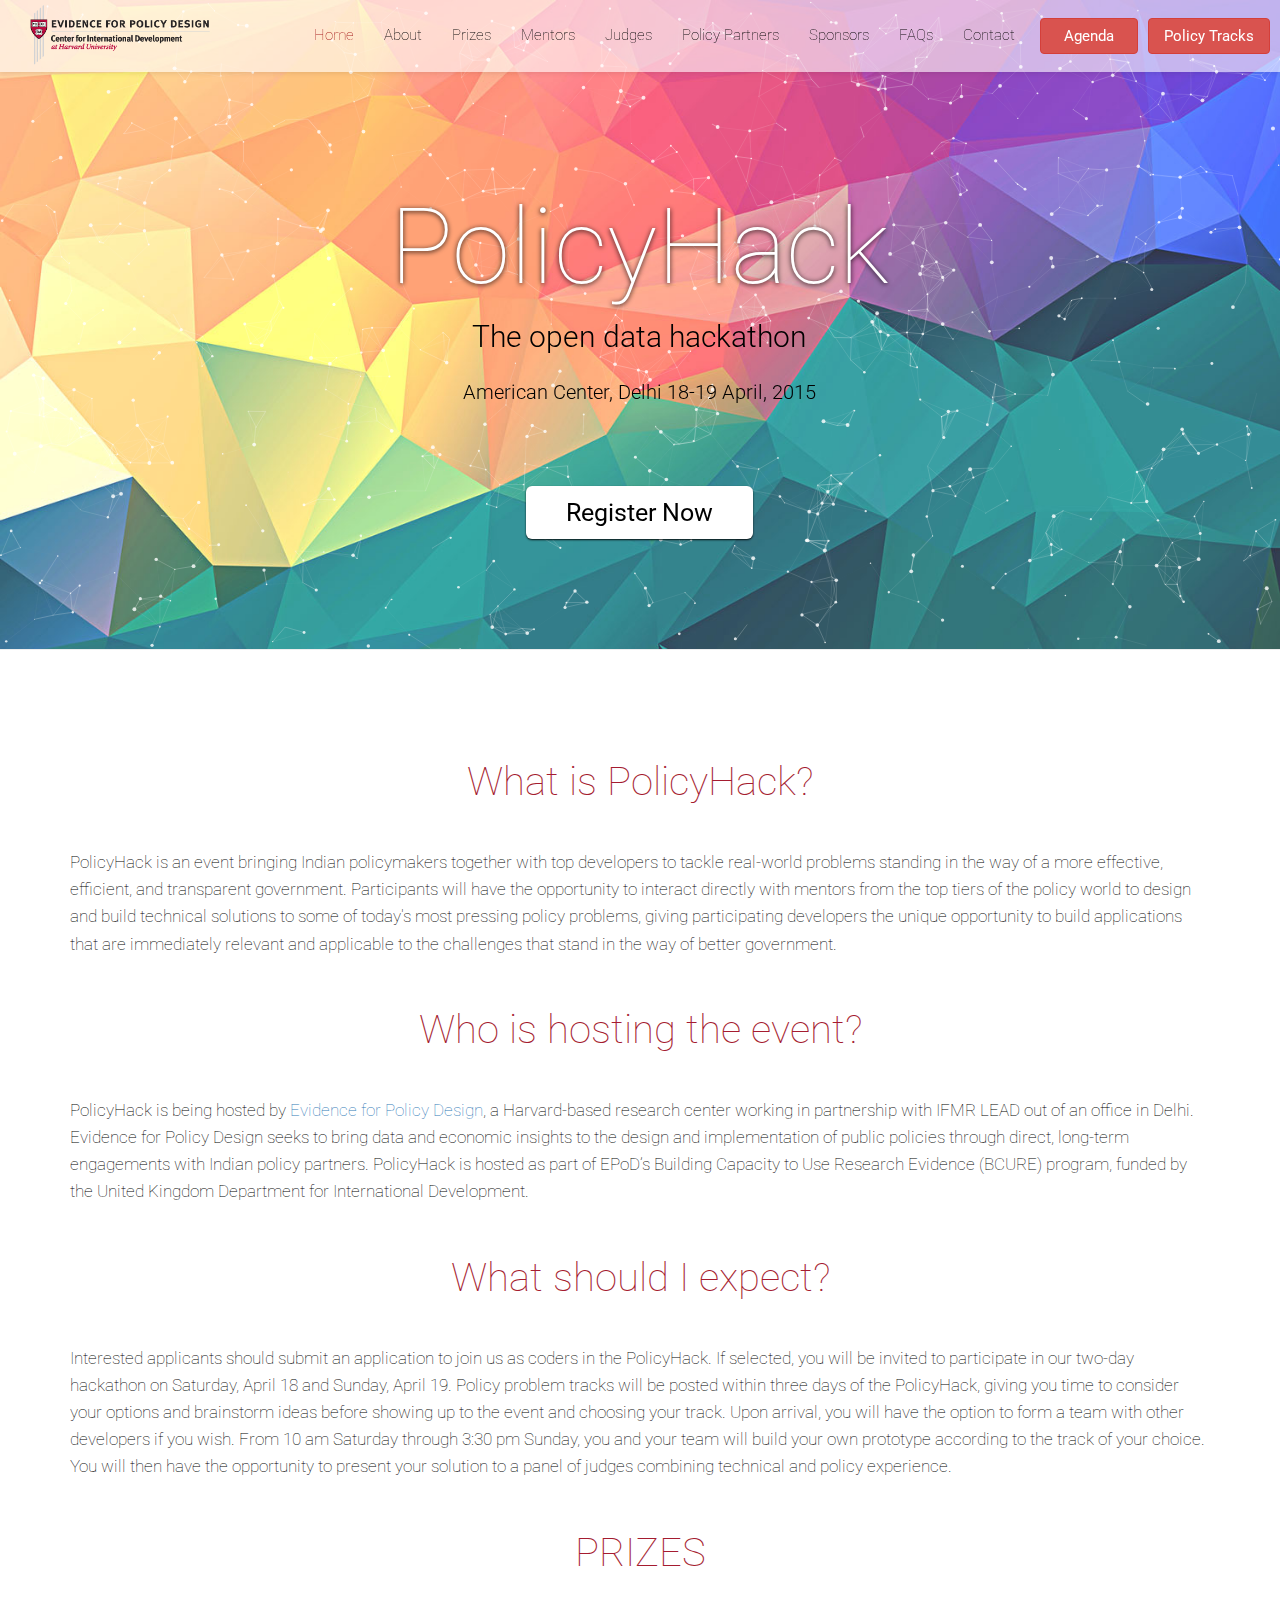
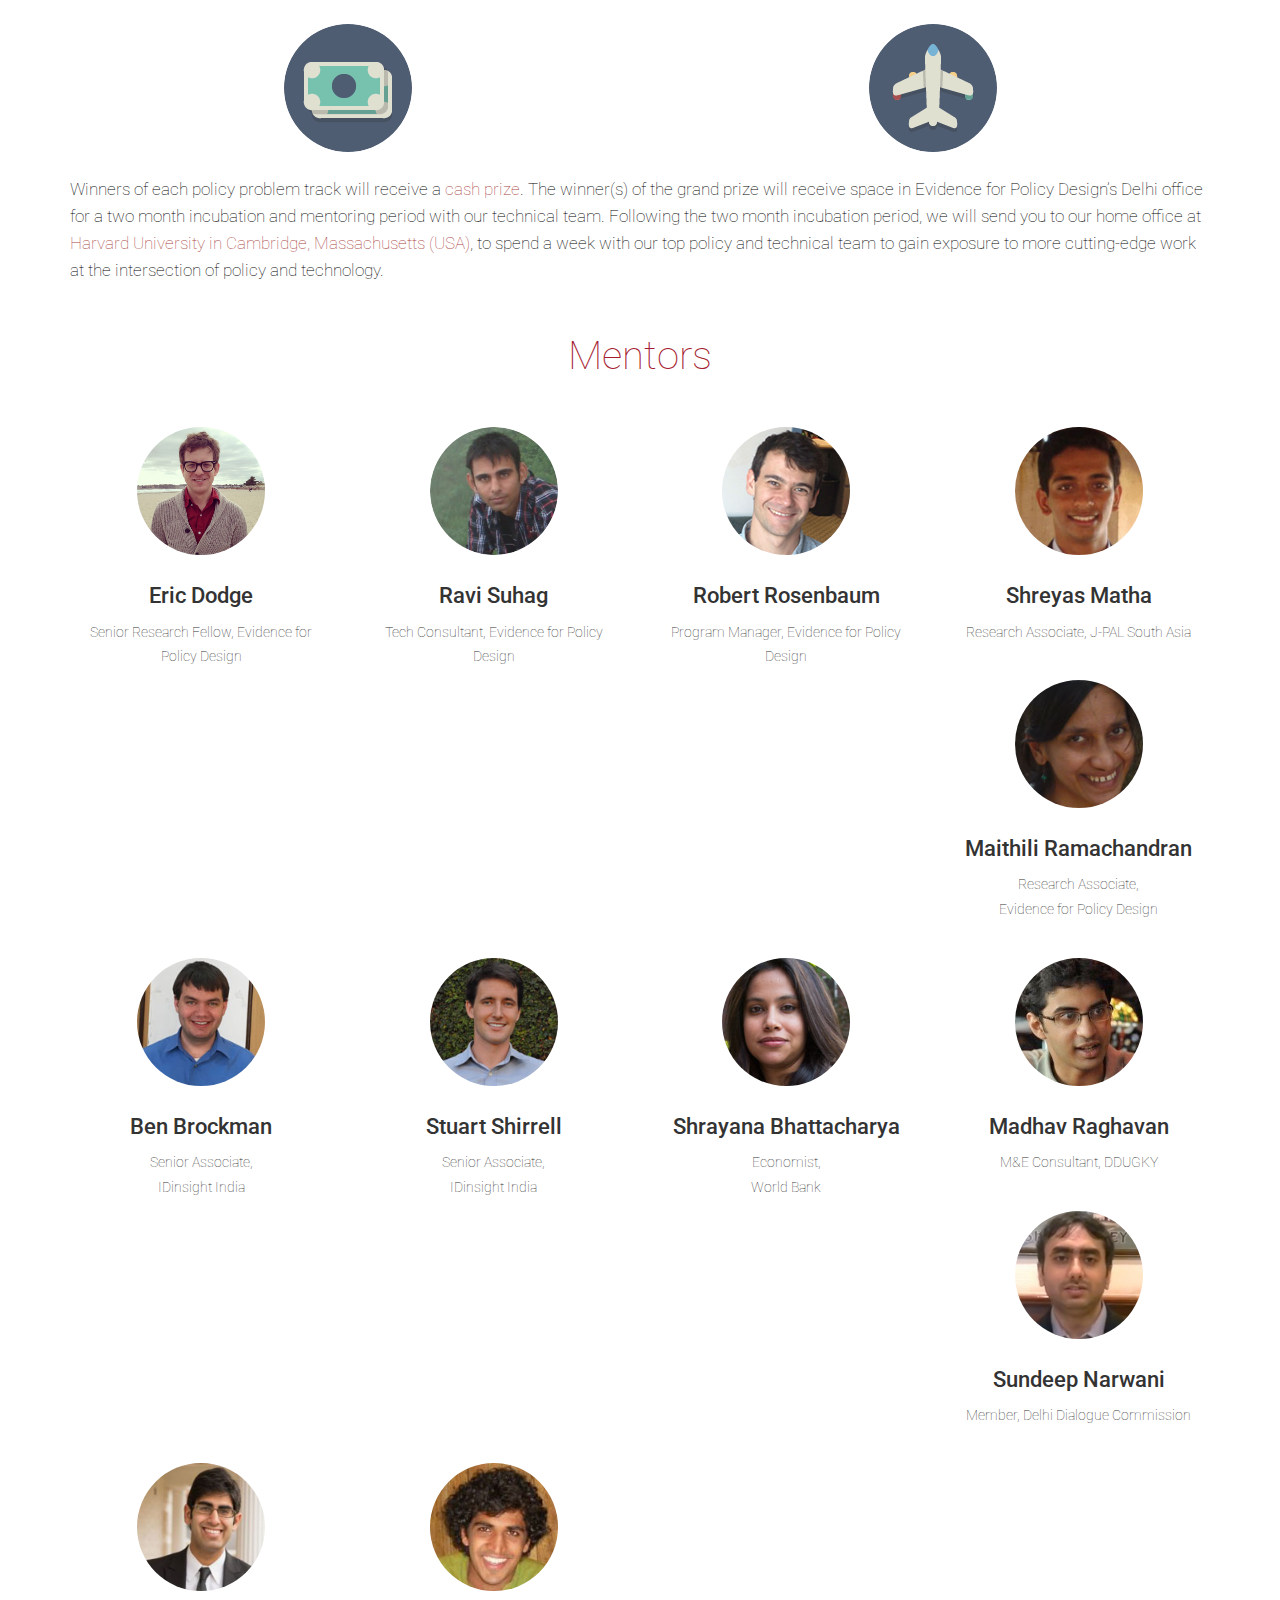
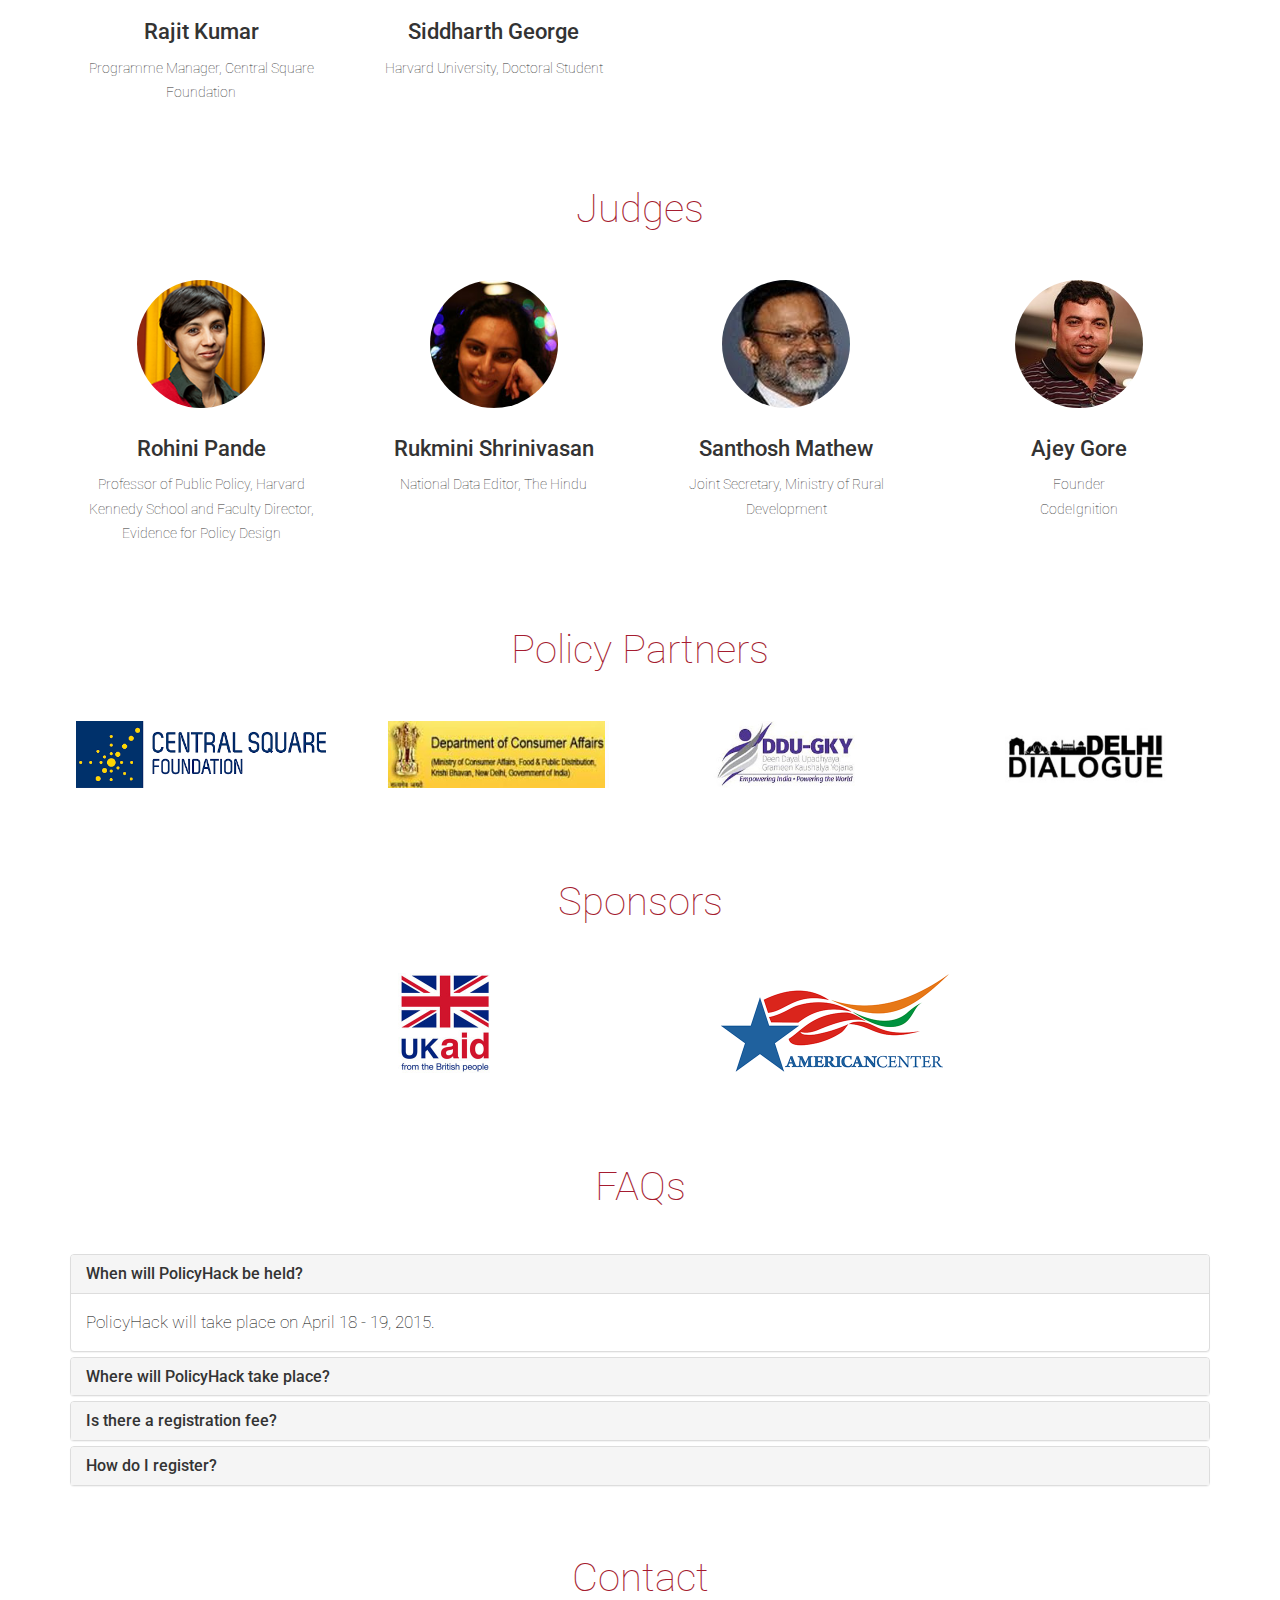
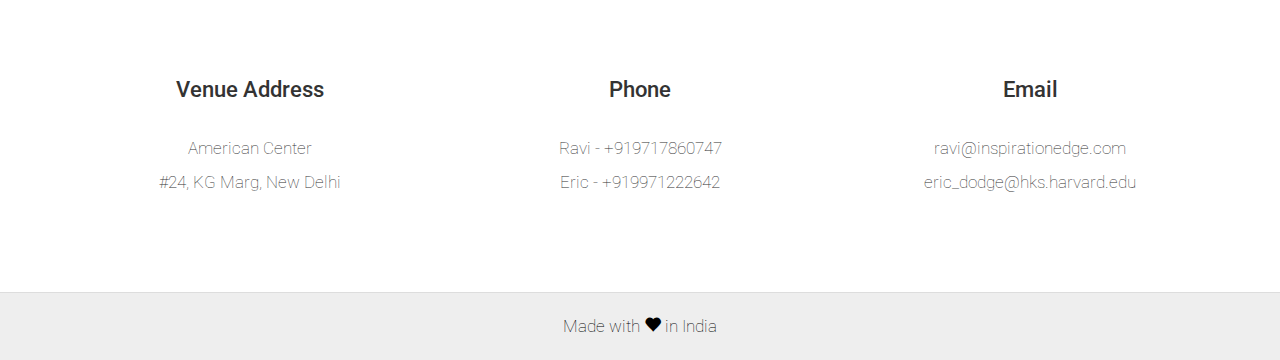
<file: index.html>
<!DOCTYPE html>
<html lang="en">

<head>
  <meta charset="utf-8">
  <meta http-equiv="X-UA-Compatible" content="IE=edge">
  <meta name="viewport" content="width=device-width, initial-scale=1">
  <meta name="description" content="">
  <meta name="author" content="">
  <link rel="shortcut icon" href="//static.projects.iq.harvard.edu/profiles/openscholar/themes/hwpi_classic/favicon.ico" type="image/vnd.microsoft.icon" />
  <title>PolicyHack - Open Data Hackathon</title>
  <link href='http://fonts.googleapis.com/css?family=Roboto:400,300' rel='stylesheet' type='text/css'>
  <link href="assets/css/bootstrap.min.css" rel="stylesheet">
  <link href="assets/css/main.css" rel="stylesheet">
  <!--[if lt IE 9]>
      <script src="https://oss.maxcdn.com/html5shiv/3.7.2/html5shiv.min.js"></script>
      <script src="https://oss.maxcdn.com/respond/1.4.2/respond.min.js"></script>
    <![endif]-->
</head>

<body>
  <nav class="navbar navbar-default navbar-fixed-top tw-nav">
    <div class="container-fluid">
      <div class="navbar-header">
        <button type="button" class="navbar-toggle collapsed" data-toggle="collapse" data-target="#navbar" aria-expanded="false" aria-controls="navbar">
          <span class="sr-only">Toggle navigation</span>
          <span class="icon-bar"></span>
          <span class="icon-bar"></span>
          <span class="icon-bar"></span>
        </button>
        <a class="navbar-brand" href="#">
          <img class="logo" src="assets/img/CID_epod.png" alt="">
        </a>
      </div>
      <div id="navbar" class="navbar-collapse collapse">
        <ul class="nav navbar-nav navbar-right">
          <li class="active"><a href="#home">Home</a>
          </li>
          <li><a href="#about">About</a>
          </li>
          <li><a href="#prizes">Prizes</a>
          </li>
          <li><a href="#mentors">Mentors</a>
          </li>
          <li><a href="#judges">Judges</a>
          </li>
          <li><a href="#partners">Policy Partners</a>
          </li>
          <li><a href="#sponsors">Sponsors</a>
          </li>
          <li><a href="#faqs">FAQs</a>
          </li>
          <li><a href="#contact">Contact</a>
          </li> 
          <li>
            <a class="btn btn-danger navbar-btn pull-right" style="margin:18px 10px; padding:7px 15px; color:#fff" target="_blank" href="/agenda">&nbsp;&nbsp;Agenda&nbsp;&nbsp;</a>
          </li>
          <li>
            <a class="btn btn-danger navbar-btn pull-right" style="margin:18px 10px 18px 0px; padding:7px 15px; color:#fff" target="_blank" href="/tracks">Policy Tracks</a>
          </li>
        </ul>

      </div>
    </div>
  </nav>

  <div id="home" class="hero-section">
    <div id="canvaswrap" class="hero-bg" style="z-index:-900">
    </div>
    <div class="hero-content">
      <h1 class="cover-heading">PolicyHack</h1>
      <p class="lead">The open data hackathon</p>
      <p class="lead small">American Center, Delhi 18-19 April, 2015</p>
      <p><a target="_blank" href="https://www.eventbrite.com/e/policyhack-tickets-15871199184" class="btn btn-lg btn-default act-btn">Register Now</a>
      </p>
    </div>
  </div>

  <div class="container m-t-60">
    <section id="about">
      <h1 class="main-heading">What is PolicyHack?</h1>
      <p>PolicyHack is an event bringing Indian policymakers together with top developers to tackle real-world problems standing in the way of a more effective, efficient, and transparent government. Participants will have the opportunity to interact directly with mentors from the top tiers of the policy world to design and build technical solutions to some of today's most pressing policy problems, giving participating developers the unique opportunity to build applications that are immediately relevant and applicable to the challenges that stand in the way of better government.</p>

    </section>
    <section>
      <h1 class="main-heading">Who is hosting the event?</h1>
      <p>PolicyHack is being hosted by <a href="http://epod.cid.harvard.edu">Evidence for Policy Design</a>, a Harvard-based research center working in partnership with IFMR LEAD out of an office in Delhi. Evidence for Policy Design seeks to bring data and economic insights to the design and implementation of public policies through direct, long-term engagements with Indian policy partners. PolicyHack is hosted as part of EPoD’s Building Capacity to Use Research Evidence (BCURE) program, funded by the United Kingdom Department for International Development.</p>
    </section>
    <section>
      <h1 class="main-heading">What should I expect?</h1>
      <p>Interested applicants should submit an application to join us as coders in the PolicyHack. If selected, you will be invited to participate in our two-day hackathon on Saturday, April 18 and Sunday, April 19. Policy problem tracks will be posted within three days of the PolicyHack, giving you time to consider your options and brainstorm ideas before showing up to the event and choosing your track. Upon arrival, you will have the option to form a team with other developers if you wish. From 10 am Saturday through 3:30 pm Sunday, you and your team will build your own prototype according to the track of your choice. You will then have the opportunity to present your solution to a panel of judges combining technical and policy experience.
      </p>
    </section>
    <section id="prizes">
      <h1 class="main-heading">PRIZES</h1>

      <div class="row">
        <div class="col-sm-6 col-md-6">
          <div class="thumbnail icon-grid">
            <img src="assets/img/icons/money.png" alt="...">
          </div>
        </div>
        <div class="col-sm-6 col-md-6">
          <div class="thumbnail icon-grid">
            <img src="assets/img/icons/plane.png" alt="...">
          </div>
        </div>
      </div>


      <p>Winners of each policy problem track will receive a <span class="text-danger">cash prize</span>. The winner(s) of the grand prize will receive space in Evidence for Policy Design’s Delhi office for a two month incubation and mentoring period with our technical team. Following the two month incubation period, we will send you to our home office at <span class="text-danger">Harvard University in Cambridge, Massachusetts (USA)</span>, to spend a week with our top policy and technical team to gain exposure to more cutting-edge work at the intersection of policy and technology.
      </p>
    </section>

    <section id="mentors">
      <h1 class="main-heading">Mentors</h1>
      <div class="row">
        <div class="col-sm-6 col-md-3">
          <div class="thumbnail icon-grid">
            <img src="assets/img/people/eric.png" alt="...">
            <div class="caption text-center">
              <h3>Eric Dodge</h3>
              <small>Senior Research Fellow, Evidence for Policy Design</small>
            </div>
          </div>
        </div>
        <div class="col-sm-6 col-md-3">
          <div class="thumbnail icon-grid">
            <img src="assets/img/people/ravisuhag.png" alt="...">
            <div class="caption text-center">
              <h3>Ravi Suhag</h3>
              <small>Tech Consultant, Evidence for Policy Design</small>
            </div>
          </div>
        </div>
        <div class="col-sm-6 col-md-3">
          <div class="thumbnail icon-grid">
            <img src="assets/img/people/rob.png" alt="...">
            <div class="caption text-center">
              <h3>Robert Rosenbaum</h3>
              <small>Program Manager, Evidence for Policy Design</small>
            </div>
          </div>
        </div>
        <div class="col-sm-6 col-md-3">
          <div class="thumbnail icon-grid">
            <img src="assets/img/people/shreyas.jpg" alt="...">
            <div class="caption text-center">
               <h3>Shreyas Matha</h3>
              <small>Research Associate, J-PAL South Asia</small>
            </div>
          </div>
        </div>
        <div class="col-sm-6 col-md-3">
          <div class="thumbnail icon-grid">
            <img src="assets/img/people/Maithili.jpg" alt="...">
            <div class="caption text-center">
              <h3>Maithili Ramachandran</h3>
              <small>Research Associate, <br>Evidence for Policy Design</small>
            </div>
          </div>
        </div>
        <div class="col-sm-6 col-md-3">
          <div class="thumbnail icon-grid">
            <img src="assets/img/people/ben.jpg" alt="...">
            <div class="caption text-center">
              <h3>Ben Brockman</h3>
              <small>Senior Associate, <br>IDinsight India</small>
            </div>
          </div>
        </div>
        <div class="col-sm-6 col-md-3">
          <div class="thumbnail icon-grid">
            <img src="assets/img/people/stuart.jpg" alt="...">
            <div class="caption text-center">
              <h3>Stuart Shirrell</h3>
              <small>Senior Associate, <br>IDinsight India</small>
            </div>
          </div>
        </div>
        <div class="col-sm-6 col-md-3">
          <div class="thumbnail icon-grid">
            <img src="assets/img/people/Shrayana.jpg" alt="...">
            <div class="caption text-center">
              <h3>Shrayana Bhattacharya</h3>
              <small>Economist, <br>World Bank</small>
            </div>
          </div>
        </div>
        <div class="col-sm-6 col-md-3">
          <div class="thumbnail icon-grid">
            <img src="assets/img/people/madhav.jpg" alt="...">
            <div class="caption text-center">
              <h3>Madhav Raghavan</h3>
              <small>M&E Consultant, DDUGKY</small>
            </div>
          </div>
        </div>

        <div class="col-sm-6 col-md-3">
          <div class="thumbnail icon-grid">
            <img src="assets/img/people/sundeep.jpg" alt="...">
            <div class="caption text-center">
              <h3>Sundeep Narwani</h3>
              <small>Member, Delhi Dialogue Commission</small>
            </div>
          </div>
        </div>
        <div class="col-sm-6 col-md-3">
          <div class="thumbnail icon-grid">
            <img src="assets/img/people/rajit.jpg" alt="...">
            <div class="caption text-center">
              <h3>Rajit Kumar</h3>
              <small>Programme Manager, Central Square Foundation</small>
            </div>
          </div>
        </div>
        <div class="col-sm-6 col-md-3">
          <div class="thumbnail icon-grid">
            <img src="assets/img/people/Siddharth.jpg" alt="...">
            <div class="caption text-center">
              <h3> Siddharth George</h3>
              <small>Harvard University, Doctoral Student</small>
            </div>
          </div>
        </div>
        

        

      </div>
    </section>

    <section id="judges">
      <h1 class="main-heading">Judges</h1>
      <div class="row">
        <div class="col-sm-6 col-md-3">
          <div class="thumbnail icon-grid">
            <img src="assets/img/people/rohini.png" alt="...">
            <div class="caption text-center">
              <h3>Rohini Pande</h3>
              <small>Professor of Public Policy, Harvard Kennedy School and Faculty Director, Evidence for Policy Design</small>
            </div>
          </div>
        </div>
        <div class="col-sm-6 col-md-3">
          <div class="thumbnail icon-grid">
            <img src="assets/img/people/rukmini.JPG" alt="...">
            <div class="caption text-center">
              <h3>Rukmini Shrinivasan</h3>
              <small>National Data Editor, The Hindu</small>
            </div>
          </div>
        </div>
        <div class="col-sm-6 col-md-3">
          <div class="thumbnail icon-grid">
            <img src="assets/img/people/santosh.jpeg" alt="...">
            <div class="caption text-center">
              <h3>Santhosh Mathew</h3>
              <small>Joint Secretary, Ministry of Rural Development</small>
            </div>
          </div>
        </div>
        <div class="col-sm-6 col-md-3">
          <div class="thumbnail icon-grid">
            <img src="assets/img/people/ajey.jpg" alt="...">
            <div class="caption text-center">
              <h3>Ajey Gore</h3>
              <small>Founder <br> CodeIgnition</small>
            </div>
          </div>
        </div>
      </div>
    </section>

    <section id="partners">
      <h1 class="main-heading">Policy Partners</h1>
      <div class="row">
        <div class="col-sm-6 col-md-3 ">
          <div class="thumbnail icon-grid">
            <img class="p-icon"  src="assets/img/partners/centralsquare.png" alt="...">
            <div class="caption text-center">
            </div>
          </div>
        </div>
        <div class="col-sm-6 col-md-3">
          <div class="thumbnail icon-grid">
            <img class="p-icon" src="assets/img/partners/consumeraffairs.jpeg" alt="...">
            <div class="caption text-center">
            </div>
          </div>
        </div>
        <div class="col-sm-6 col-md-3">
          <div class="thumbnail icon-grid">
            <img class="p-icon" src="assets/img/partners/ddugky.jpeg" alt="...">
            <div class="caption text-center">
            </div>
          </div>
        </div>
        <div class="col-sm-6 col-md-3">
          <div class="thumbnail icon-grid">
            <img class="p-icon" src="assets/img/partners/delhidialogue_logo.jpg" alt="...">
            <div class="caption text-center">
            </div>
          </div>
        </div>
      </div>
    </section>

    <section id="sponsors">
      <h1 class="main-heading">Sponsors</h1>
      <div class="row">
        <div class="col-sm-6 col-md-4 col-md-offset-2">
          <div class="thumbnail icon-grid">
            <img title="*Note that while with project is supported by the UK Department for International Development, the views expressed do not necessarily reflect the UK Government’s official policies.  " class="s-icon"  src="assets/img/sponsors/ukaid.jpg" alt="...">
            <div class="caption text-center">
              <!-- <h3>UK-AID</h3> -->
            </div>
          </div>
        </div>
        <div class="col-sm-6 col-md-4">
          <div class="thumbnail icon-grid">
            <img class="s-icon" src="assets/img/sponsors/ac.png" alt="...">
            <div class="caption text-center">
            <!--   <h3>American Center</h3> -->
            </div>
          </div>
        </div>
      </div>
    </section>

    <section id="faqs">
      <h1 class="main-heading">FAQs</h1>
      <div class="row">
        <div class="col-md-12 faqs">
          <div class="panel-group" id="accordion" role="tablist" aria-multiselectable="true">
            <div class="panel panel-default">
              <div class="panel-heading" role="tab" id="headingOne">
                <h4 class="panel-title">
                  <a data-toggle="collapse" data-parent="#accordion" href="#collapseOne" aria-expanded="true" aria-controls="collapseOne">
                    When will PolicyHack be held?
                  </a>
                </h4>
              </div>
              <div id="collapseOne" class="panel-collapse collapse in" role="tabpanel" aria-labelledby="headingOne">
                <div class="panel-body">
                  PolicyHack will take place on April 18 - 19, 2015.
                </div>
              </div>
            </div>
            <div class="panel panel-default">
              <div class="panel-heading" role="tab" id="headingTwo">
                <h4 class="panel-title">
                  <a class="collapsed" data-toggle="collapse" data-parent="#accordion" href="#collapseTwo" aria-expanded="false" aria-controls="collapseTwo">
                    Where will PolicyHack take place?
                  </a>
                </h4>
              </div>
              <div id="collapseTwo" class="panel-collapse collapse" role="tabpanel" aria-labelledby="headingTwo">
                <div class="panel-body">
                  PolicyHack will be held at the American Center, #24, Kasturba Gandhi Marg, Near Barakhamba Metro Station, New Delhi, 110001
                </div>
              </div>
            </div>
            <div class="panel panel-default">
              <div class="panel-heading" role="tab" id="headingThree">
                <h4 class="panel-title">
                  <a class="collapsed" data-toggle="collapse" data-parent="#accordion" href="#collapseThree" aria-expanded="false" aria-controls="collapseThree">
                    Is there a registration fee?
                  </a>
                </h4>
              </div>
              <div id="collapseThree" class="panel-collapse collapse" role="tabpanel" aria-labelledby="headingThree">
                <div class="panel-body">
                  No, it’s free to participate.
                </div>
              </div>
            </div>

            <div class="panel panel-default">
              <div class="panel-heading" role="tab" id="headingFour">
                <h4 class="panel-title">
                  <a class="collapsed" data-toggle="collapse" data-parent="#accordion" href="#collapseFour" aria-expanded="false" aria-controls="collapseFour">
                    How do I register?
                  </a>
                </h4>
              </div>
              <div id="collapseFour" class="panel-collapse collapse" role="tabpanel" aria-labelledby="headingFour">
                <div class="panel-body">
                  You can register to participate by completing the registration application form <a target="_blank" href="https://www.eventbrite.com/e/policyhack-tickets-15871199184">here</a>.
                </div>
              </div>
            </div>
          </div>
        </div>
      </div>
    </section>

    <section id="contact">
      <h1 class="main-heading">Contact</h1>
      <div class="row">
        <div class="col-sm-4 col-md-4">
          <div class="thumbnail icon-grid">
            <div class="caption text-center">
              <h3>Venue Address</h3>
              <br>
              <p>American Center</p> #24, KG Marg, New Delhi</p>
            </div>
          </div>
        </div>
        <div class="col-sm-4 col-md-4">
          <div class="thumbnail icon-grid">
            <div class="caption text-center">
              <h3>Phone</h3>
              <br>
              <p>Ravi - +919717860747</p>
              <p>Eric - +919971222642</p>
            </div>
          </div>
        </div>
        <div class="col-sm-4 col-md-4">
          <div class="thumbnail icon-grid">
            <div class="caption text-center">
              <h3>Email</h3>
              <br>
              <p>ravi@inspirationedge.com</p>
              <p>eric_dodge@hks.harvard.edu</p>
            </div>
          </div>
        </div>
      </div>
    </section>


  </div>
  <br>
  <br>
  <footer>
    <div class="overlay text-center">
      Made with <i class="glyphicon glyphicon-heart"></i> in India
    </div>
    </div>
  </footer>





  <script src="https://ajax.googleapis.com/ajax/libs/jquery/1.11.2/jquery.min.js"></script>
  <script src="assets/js/bootstrap.min.js"></script>
  <script src="assets/js/particles.js"></script>
  <script src="assets/js/main.js"></script>
  <script>
  $(".navbar-nav li a[href*=#]").on('click', function(e) {
    e.preventDefault();
    $('html, body').animate({
      scrollTop: $(this.hash).offset().top - 100
    }, 300);
  });
  </script>

</body>

</html>
</file>
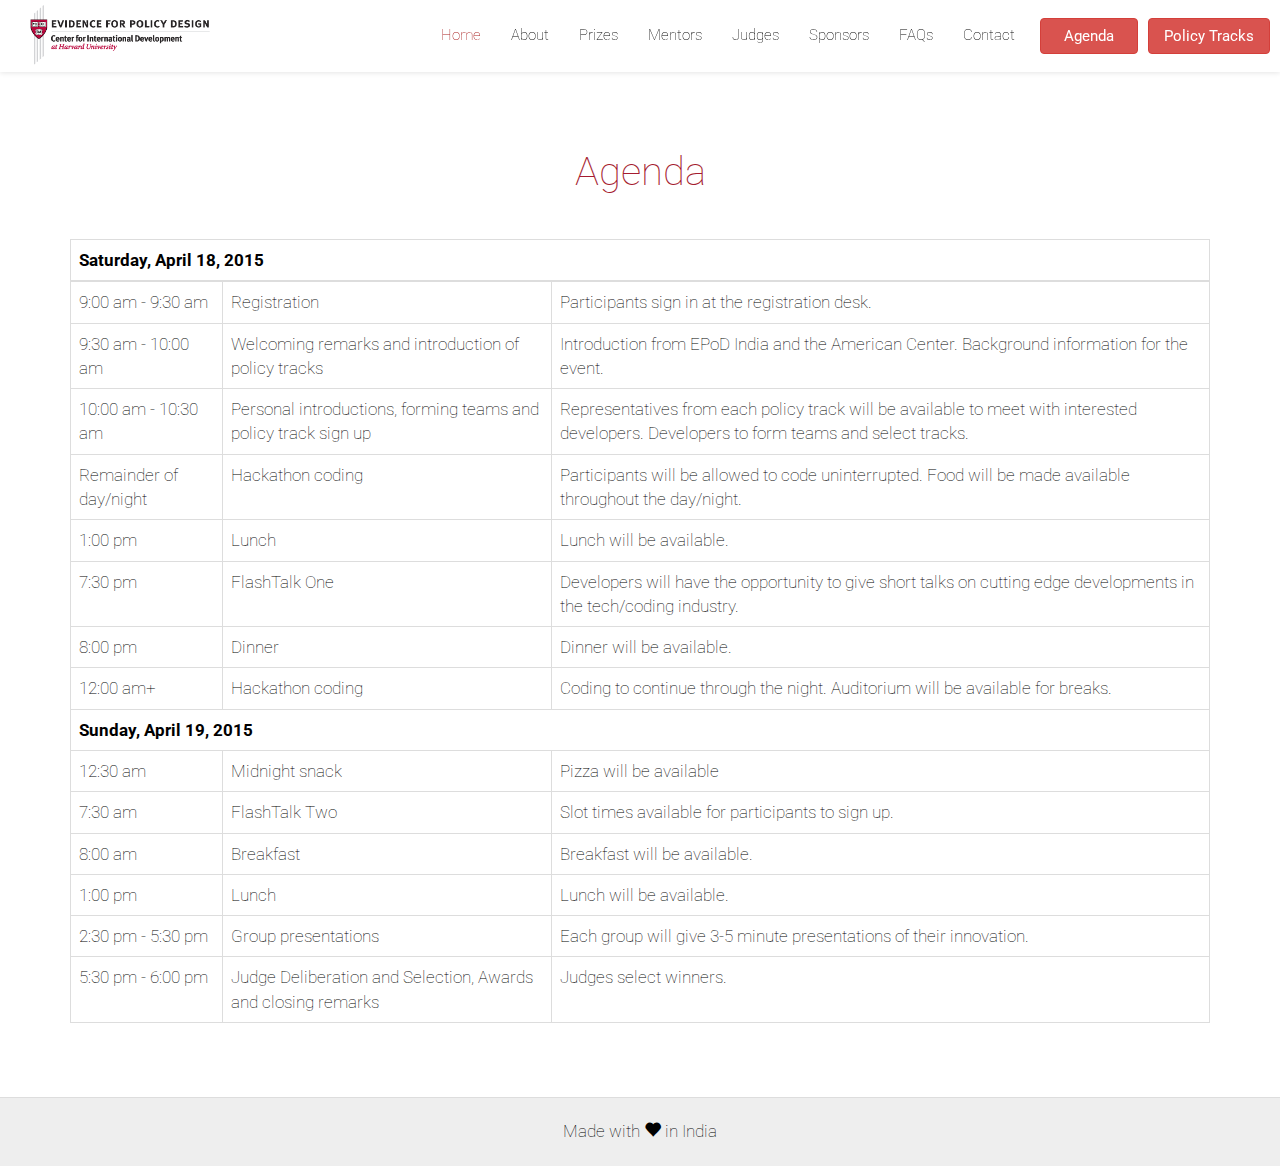
<file: agenda/index.html>
<!DOCTYPE html>
<html lang="en">

<head>
  <meta charset="utf-8">
  <meta http-equiv="X-UA-Compatible" content="IE=edge">
  <meta name="viewport" content="width=device-width, initial-scale=1">
  <meta name="description" content="">
  <meta name="author" content="">
  <link rel="shortcut icon" href="//static.projects.iq.harvard.edu/profiles/openscholar/themes/hwpi_classic/favicon.ico" type="image/vnd.microsoft.icon" />
  <title>PolicyHack - Open Data Hackathon</title>
  <link href='http://fonts.googleapis.com/css?family=Roboto:400,300' rel='stylesheet' type='text/css'>
  <link href="../assets/css/bootstrap.min.css" rel="stylesheet">
  <link href="../assets/css/main.css" rel="stylesheet">
  <!--[if lt IE 9]>
      <script src="https://oss.maxcdn.com/html5shiv/3.7.2/html5shiv.min.js"></script>
      <script src="https://oss.maxcdn.com/respond/1.4.2/respond.min.js"></script>
    <![endif]-->
</head>

<body>
  <nav class="navbar navbar-default navbar-fixed-top tw-nav">
    <div class="container-fluid">
      <div class="navbar-header">
        <button type="button" class="navbar-toggle collapsed" data-toggle="collapse" data-target="#navbar" aria-expanded="false" aria-controls="navbar">
          <span class="sr-only">Toggle navigation</span>
          <span class="icon-bar"></span>
          <span class="icon-bar"></span>
          <span class="icon-bar"></span>
        </button>
        <a class="navbar-brand" href="/">
          <img class="logo" src="../assets/img/CID_epod.png" alt="">
        </a>
      </div>
      <div id="navbar" class="navbar-collapse collapse">
        <ul class="nav navbar-nav navbar-right">
          <li class="active"><a href="../index.html#home">Home</a>
          </li>
          <li><a href="../index.html#about">About</a>
          </li>
          <li><a href="../index.html#prizes">Prizes</a>
          </li>
          <li><a href="../index.html#mentors">Mentors</a>
          </li>
          <li><a href="../index.html#judges">Judges</a>
          </li>
          <li><a href="../index.html#sponsors">Sponsors</a>
          </li>
          <li><a href="../index.html#faqs">FAQs</a>
          </li>
          <li><a href="../index.html#contact">Contact</a>
          </li>
          <li>
            <a class="btn btn-danger navbar-btn pull-right" style="margin:18px 10px; padding:7px 15px; color:#fff" target="_blank" href="/agenda">&nbsp;&nbsp;Agenda&nbsp;&nbsp;</a>
          </li>
          <li>
            <a class="btn btn-danger navbar-btn pull-right" style="margin:18px 10px 18px 0px; padding:7px 15px; color:#fff" target="_blank" href="/tracks">Policy Tracks</a>
          </li>

        </ul>

      </div>
    </div>
  </nav>

  <div class="container" style="margin-top:100px">
    <div class="section">
          <h1 class="main-heading">Agenda</h1>
          <table class="table table-bordered">
            <thead>
              <tr>
                <th colspan="3">Saturday, April 18, 2015</th>
              </tr>
            </thead>
            <tbody>
              <tr>
                <td>9:00  am  - 9:30  am</td> 
                <td>Registration</td>
                <td>Participants sign in at the registration  desk.</td>
              </tr>
              <tr>
                <td>9:30  am  - 10:00 am</td>
                <td>Welcoming remarks and introduction of policy tracks</td>
                <td>Introduction from  EPoD  India and the American  Center. Background information for the event.</td>
              </tr>
              <tr>
                <td>10:00 am  - 10:30 am</td>
                <td>Personal  introductions,  forming teams and policy  track sign  up</td>
                <td>Representatives from  each  policy track will  be  available to  meet  with  interested  developers. Developers to  form  teams and select  tracks.</td>
              </tr>
              <tr>
                <td>Remainder of  day/night</td>
                <td>Hackathon coding</td>
                <td>Participants  will  be  allowed to  code

      uninterrupted.  Food  will  be  made  

      available throughout  the day/night.</td>
              </tr>
               <tr>
                <td>1:00  pm</td>
                <td>Lunch</td>
                <td>Lunch will  be  available.</td>
              </tr>
               <tr>
                <td>7:30  pm</td>
                <td>FlashTalk One</td>
                <td>Developers  will  have  the

      opportunity to  give  short talks on  

      cutting edge  developments  in  the 

      tech/coding industry.</td>
              </tr>
               <tr>
                <td>8:00  pm</td>
                <td>Dinner</td>
                <td>Dinner  will  be  available.</td>
              </tr>

               <tr>
                <td>12:00 am+</td>
                <td>Hackathon coding</td>
                <td>Coding  to  continue  through the

      night.  Auditorium  will  be  available 

      for breaks.</td>
              </tr>
              <tr>
                <th colspan="3">Sunday, April 19, 2015</th>
              </tr>
               <tr>
                <td>12:30 am</td>
                <td>Midnight  snack</td>
                <td>Pizza will  be  available</td>
              </tr>
               <tr>
                <td>7:30  am</td>
                <td>FlashTalk Two</td>
                <td>Slot  times available for participants

      to  sign  up.</td>
              </tr>
               <tr>
                <td>8:00  am</td>
                <td>Breakfast</td>
                <td>Breakfast will  be  available.</td>
              </tr>
               <tr>
                <td>1:00  pm</td>
                <td>Lunch</td>
                <td>Lunch will  be  available.</td>
              </tr>
               <tr>
                <td>2:30  pm  - 5:30  pm</td>
                <td>Group presentations</td>
                <td>Each  group will  give  3-5 minute

      presentations of  their innovation.</td>
              </tr>
               <tr>
                <td>5:30  pm  - 6:00  pm</td>
                <td>Judge Deliberation  and

      Selection,  Awards  and closing 

      remarks</td>
                <td>Judges  select  winners.</td>
              </tr>
            </tbody>
          </table>
    </div>

  </div>
  <br>
  <br>
  <footer>
    <div class="overlay text-center">
      Made with <i class="glyphicon glyphicon-heart"></i> in India
    </div>
    </div>
  </footer>





  <script src="https://ajax.googleapis.com/ajax/libs/jquery/1.11.2/jquery.min.js"></script>
  <script src="../assets/js/bootstrap.min.js"></script>
  <script src="../assets/js/particles.js"></script>
  <script src="../assets/js/main.js"></script>

</body>

</html>
</file>
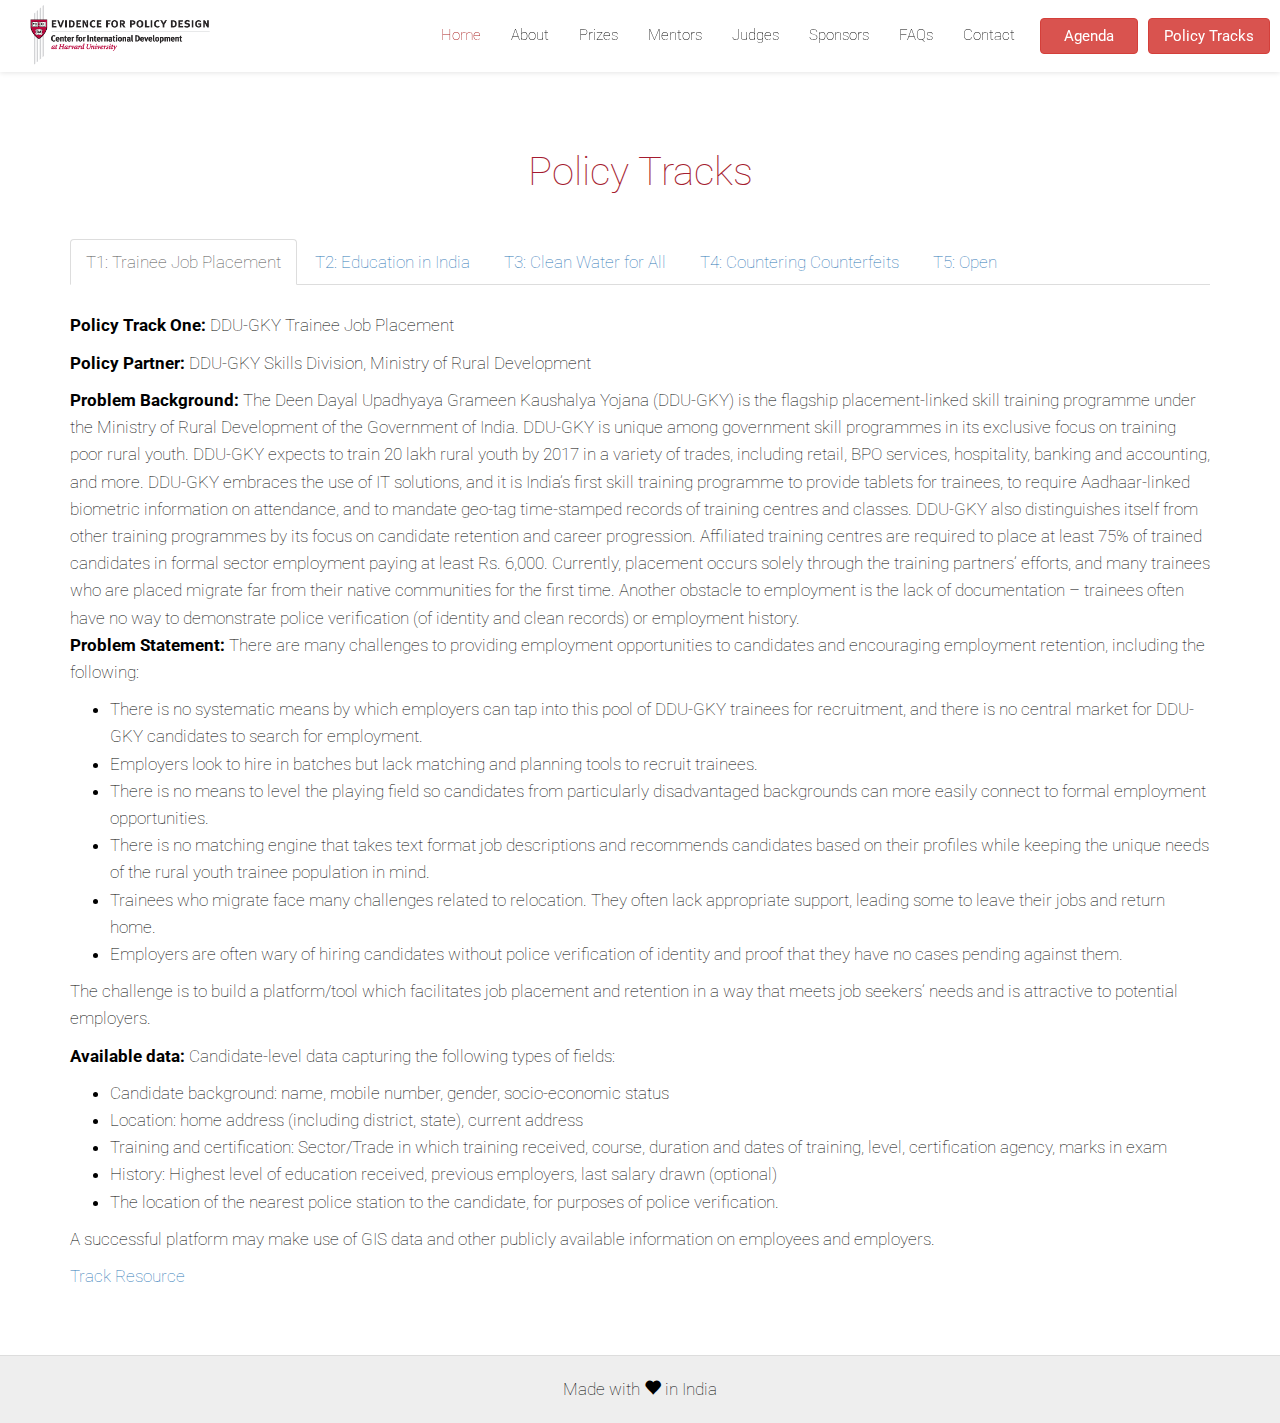
<file: tracks/index.html>
<!DOCTYPE html>
<html lang="en">

<head>
  <meta charset="utf-8">
  <meta http-equiv="X-UA-Compatible" content="IE=edge">
  <meta name="viewport" content="width=device-width, initial-scale=1">
  <meta name="description" content="">
  <meta name="author" content="">
  <link rel="shortcut icon" href="//static.projects.iq.harvard.edu/profiles/openscholar/themes/hwpi_classic/favicon.ico" type="image/vnd.microsoft.icon" />
  <title>PolicyHack - Open Data Hackathon</title>
  <link href='http://fonts.googleapis.com/css?family=Roboto:400,300' rel='stylesheet' type='text/css'>
  <link href="../assets/css/bootstrap.min.css" rel="stylesheet">
  <link href="../assets/css/main.css" rel="stylesheet">
  <!--[if lt IE 9]>
      <script src="https://oss.maxcdn.com/html5shiv/3.7.2/html5shiv.min.js"></script>
      <script src="https://oss.maxcdn.com/respond/1.4.2/respond.min.js"></script>
    <![endif]-->
</head>

<body>
  <nav class="navbar navbar-default navbar-fixed-top tw-nav">
    <div class="container-fluid">
      <div class="navbar-header">
        <button type="button" class="navbar-toggle collapsed" data-toggle="collapse" data-target="#navbar" aria-expanded="false" aria-controls="navbar">
          <span class="sr-only">Toggle navigation</span>
          <span class="icon-bar"></span>
          <span class="icon-bar"></span>
          <span class="icon-bar"></span>
        </button>
        <a class="navbar-brand" href="/">
          <img class="logo" src="../assets/img/CID_epod.png" alt="">
        </a>
      </div>
      <div id="navbar" class="navbar-collapse collapse">
        <ul class="nav navbar-nav navbar-right">
          <li class="active"><a href="../index.html#home">Home</a>
          </li>
          <li><a href="../index.html#about">About</a>
          </li>
          <li><a href="../index.html#prizes">Prizes</a>
          </li>
          <li><a href="../index.html#mentors">Mentors</a>
          </li>
          <li><a href="../index.html#judges">Judges</a>
          </li>
          <li><a href="../index.html#sponsors">Sponsors</a>
          </li>
          <li><a href="../index.html#faqs">FAQs</a>
          </li>
          <li><a href="../index.html#contact">Contact</a>
          </li>
          <li>
            <a class="btn btn-danger navbar-btn pull-right" style="margin:18px 10px; padding:7px 15px; color:#fff" target="_blank" href="/agenda">&nbsp;&nbsp;Agenda&nbsp;&nbsp;</a>
          </li>
          <li>
            <a class="btn btn-danger navbar-btn pull-right" style="margin:18px 10px 18px 0px; padding:7px 15px; color:#fff" target="_blank" href="/tracks">Policy Tracks</a>
          </li>
        </ul>

      </div>
    </div>
  </nav>

  <div class="container" style="margin-top:100px">
    <div class="section">
      <h1 class="main-heading">Policy Tracks</h1>
      <div role="tabpanel">

        <!-- Nav tabs -->
        <ul class="nav nav-tabs" role="tablist">
          <li role="presentation" class="active"><a href="#t1" aria-controls="t1" role="tab" data-toggle="tab"> T1: Trainee Job Placement </a></li>
          <li role="presentation"><a href="#t2" aria-controls="t2" role="tab" data-toggle="tab">T2: Education in India</a></li>
          <li role="presentation"><a href="#t3" aria-controls="t3" role="tab" data-toggle="tab">T3: Clean Water for All</a></li>
          <li role="presentation"><a href="#t4" aria-controls="t4" role="tab" data-toggle="tab">T4: Countering Counterfeits</a></li>
          <li role="presentation"><a href="#t5" aria-controls="t5" role="tab" data-toggle="tab">T5: Open</a></li>
        </ul>

        <!-- Tab panes -->
        <div class="tab-content">
          <div role="tabpanel" class="tab-pane active" id="t1">
          <br>
            <p><strong>Policy Track One:</strong> DDU-GKY Trainee Job Placement</p>
            <p><strong>Policy Partner:</strong>  DDU-GKY Skills Division, Ministry of Rural Development</p>
            <strong>Problem Background:</strong> The Deen Dayal Upadhyaya Grameen Kaushalya Yojana (DDU-GKY) is the flagship placement-linked skill training programme under the Ministry of Rural Development of the Government of India. DDU-GKY is unique among government skill programmes in its exclusive focus on training poor rural youth. DDU-GKY expects to train 20 lakh rural youth by 2017 in a variety of trades, including retail, BPO services, hospitality, banking and accounting, and more. DDU-GKY embraces the use of IT solutions, and it is India’s first skill training programme to provide tablets for trainees, to require Aadhaar-linked biometric information on attendance, and to mandate geo-tag time-stamped records of training centres and classes.
            DDU-GKY also distinguishes itself from other training programmes by its focus on candidate retention and career progression. Affiliated training centres are required to place at least 75% of trained candidates in formal sector employment paying at least Rs. 6,000.
            Currently, placement occurs solely through the training partners’ efforts, and many trainees who are placed migrate far from their native communities for the first time. Another obstacle to employment is the lack of documentation – trainees often have no way to demonstrate police verification (of identity and clean records) or employment history.
            <p><strong>Problem Statement:</strong> There are many challenges to providing employment opportunities to candidates and encouraging employment retention, including the following:
            <ul>
              <li>There is no systematic means by which employers can tap into this pool of DDU-GKY trainees for recruitment, and there is no central market for DDU-GKY candidates to search for employment.</li>
              <li>Employers look to hire in batches but lack matching and planning tools to recruit trainees.</li>
              <li>There is no means to level the playing field so candidates from particularly disadvantaged backgrounds can more easily connect to formal employment opportunities.</li>
              <li>There is no matching engine that takes text format job descriptions and recommends candidates based on their profiles while keeping the unique needs of the rural youth trainee
            population in mind.</li>
            <li>Trainees who migrate face many challenges related to relocation. They often lack
            appropriate support, leading some to leave their jobs and return home.</li>
            <li>Employers are often wary of hiring candidates without police verification of identity and
            proof that they have no cases pending against them.</li>
            </ul>
            </p>
            <p>The challenge is to build a platform/tool which facilitates job placement and retention in a way that meets job seekers’ needs and is attractive to potential employers.</p>   
            <p><strong>Available data:</strong> Candidate-level data capturing the following types of fields:
             <ul>
               <li>Candidate background: name, mobile number, gender, socio-economic status</li>
               <li>Location: home address (including district, state), current address</li>
               <li>Training and certification: Sector/Trade in which training received, course, duration and dates of training, level, certification agency, marks in exam</li>
               <li>History: Highest level of education received, previous employers, last salary drawn (optional)</li>
               <li>The location of the nearest police station to the candidate, for purposes of police verification.</li>
             </ul>
             </p>
             <p>A successful platform may make use of GIS data and other publicly available information on employees and employers.</p>
             <p><a href="https://github.com/hks-epod/policyhack/tree/master/Resources/DDUGKY">Track Resource</a></p>
          </div>
          <div role="tabpanel" class="tab-pane" id="t2">
          <br>
            <p><strong>Policy Track Two:</strong> Education in India</p> 
            <p><strong>Policy Partner:</strong> Central Square Foundation</p>
            <p><strong>Problem Background: </strong> School enrollments continue to climb across India, with primary gross enrollment well over 100% <sup>1</sup>  and gross enrollment reaching 68.5% for secondary school (2011) and 24.8% at the tertiary level (2012). At the same time, the Annual Status of Education Report (ASER) has indicated that the percentage of Standard 5 children who can read a Standard 2 text actually dropped from 53% in 2006 to 48% by 2014 <sup>2</sup>. Public spending on education cannot explain these trends: according to the Center for Global Development, the median cost of educating a child in a private school in India in 2011- 2012 was Rs. 5,961. The same cost for public was over twice this amount at Rs. 14,615 <sup>3</sup>.</p>
            <p>Data on schooling inputs and outcomes exists, but it is not clear that parents and administrators have access to information that helps them more easily understand educational outcomes compared to inputs in their area and push local school officials for improvements.
            This hackathon track is being posed by the Central Square Foundation, a Delhi-based organization that aims to ensure all Indian children receive a high quality school education. They are keen to support powerful ideas and innovations that can help the Indian educational system meet this goal.
            Problem Statement: Your challenge is to create a tool by which parents and public officials can understand how educational institutions perform in their area and put pressure on education officials to improve the system. Users should be able to understand not only information about their own localities, but also ensure they know how they are doing compared to similar localities. Finally, data may contain errors, so ensuring the system has a process for improving data quality is critical.</p>
            <p><strong>Available data:</strong>District Information System for Education (DISE): DISE is an annual census-based survey completed by all primary schools across India. Data aggregated at the district level for 2002-13 can be found here: <a href="http://dise.in/drc.htm">http://dise.in/drc.htm</a>.</p>

            <p>Annual Status of Education Report (ASER): <a href="http://www.asercentre.org/Keywords/p/236.html">http://www.asercentre.org/Keywords/p/236.html</a>. ASER is an annual rural household survey that collects learning outcome data for a representative sample of children in every state. District Performance Tables are available for each year from 2005-12. The data is available in Excel format for 2006-11 and in PDF format for 2005 and 2012. 
Feel free to incorporate any other sources of open data related to this topic. 
</p>
            ￼<ol >
              <li>World Development Indicators. Gross enrollment ratios can exceed 100% because they compare the percentage of children in particular school grades to the relevant age range population, and some students attending the grade may not fall within that age range. Available at data.worldbank.org. Accessed April 15, 2015. 
              <li> Aiyar, Yamini. “Reforms needed in education.” Livemint, February 23, 2015. Available at <a href="http://www.livemint.com/Opinion/HGaspCbRbW9db2PB40modI/Reforms-needed-in-education.html">http://www.livemint.com/Opinion/HGaspCbRbW9db2PB40modI/Reforms-needed-in-education.html</a>. Accessed April 15, 2015.</li>
              <li>Pritchett, Lant, and Yamini Aiyar. 2014. “Value Subtraction in Public Sector Production: Accounting Versus Economic Cost of Primary Schooling in India.” Working Paper 391. Center for Global Development.</li></li>
            </ol>
          </div>
          <div role="tabpanel" class="tab-pane" id="t3">
           <br> <p><strong>Policy Track Three:</strong> Clean Water for All in Delhi</p>
          <p><strong>Policy Partner: </strong>Delhi Dialogue Commission, Government of Delhi</p>
          <p><strong>Problem Background:</strong> The Delhi government is committed to ensuring that all residents have access to clean water, and that water is managed responsibly. This goal is ambitious but important: 45% of Delhi households are not linked to the water sewerage network, and the Comptroller and Auditor General estimates that the Delhi Jal Board loses upwards of Rs. 1,000 crore annually from corruption and mismanagement.</p>
          <p>More specifically, water is frequently wasted and mismanaged; access is extremely inequitable and many residents – frequently slumdwellers – do not have access to piped water or a sewage network and must rely on water tankers for access; grievance redressal systems do not work effectively; and, crucially, much of Delhi’s water system is extremely polluted and poses a threat to residents’ health and environmental sustainability. True to its commitment to swaraj and its fight against corruption, the government would like to draw on Delhi residents’ vast knowledge to inform the government of water- related problems, hold officials accountable, and provide a groundswell of information that can be used to propel crucial improvements in the water and sewerage systems. Improved, publicly available information on water usage and management are necessary inputs that can improve the system.</p>
          <p><strong>Problem Statement:</strong>   Your challenge is to build a tool (mobile/web app, etc.) that will help the Delhi government meet one or more of its goals for water management. Challenges that the government would like to address with citizens’ help include identifying and fighting corruption in the water tanker system; identifying instances of waterway pollution by industries and domiciles sending untreated effluents and garbage into the Yamuna River; pinpointing and addressing inefficiencies in the current water delivery and sewage system; and making information available to the public and media to increasingly hold officials accountable to the public for improved water management.</p>
          <p><strong>Available Data:</strong> Water Resources Information System of India (<a href="http://www.india-wris.nrsc.gov.in/">http://www.india-wris.nrsc.gov.in/</a>)
Delhi Government: data on water tanker schedules, timing of water supply, etc. (<a href="http://www.delhi.gov.in/wps/wcm/connect/doit_djb/DJB/Home/">http://www.delhi.gov.in/wps/wcm/connect/doit_djb/DJB/Home/</a>)
<p>Additional Resources: 
Excreta Matters (<a href="http://www.cseindia.org/content/excreta-matters">http://www.cseindia.org/content/excreta-matters</a>). Available from the PolicyHack team in hard copy.</p>
<p>WASH Survey: Water, Sanitation and Hygiene in Poor Settlements of Delhi. January 2013.</p>
<p><a href="https://github.com/hks-epod/policyhack/tree/master/Resources/DDC">Track Resource</a></p>

</p>
          </div>
          <div role="tabpanel" class="tab-pane" id="t4">
          <br>
            <p><strong>Policy Track Four: </strong> Countering Counterfeit Products </p>
            <p><strong>Policy Partner:</strong>   Department of Consumer Affairs, Ministry of Consumer Affairs, Food and Public Distribution</p>
            <p><strong>Problem Background: </strong>The mandate of the Department of Consumer Affairs, situated in the Ministry of Consumer Affairs, Food and Public Distribution, is Consumer Advocacy. Translating this mandate into action entails enabling consumers to make informed choices, fostering fair, equitable and consistent outcomes for consumers, and facilitating timely, effective and affordable consumer complaint redress. Government at the Centre and the states recognize the enormity of the challenge, given the relatively low awareness of consumer rights and the prevalence of predatory, exploitative or unfair trade practices.</p>
            <p>In particular, counterfeit products, such as food, medicines, and agricultural inputs (seeds, fertilizers, pesticides, etc.) pose a major threat to the health and livelihoods of consumers. There is currently no centralized system for consumers to report counterfeit items to the government. There is also a need for technologically supported outreach by which the Department of Consumer Affairs can effectively raise awareness about these issues among rural Indians, the group presumably most affected by counterfeit products. Improving information flows in both directions, to the government and back to the citizens, could help reduce counterfeit manufacturing, improve consumer awareness, and ultimately save lives.</p>
            <p><strong>Problem Statement:</strong> Your challenge is to create a system that can help the Department of Consumer Affairs effectively speak to, and hear from, all Indians, regardless of geographic location, socioeconomic status, connectivity, language, or any other characteristics. Such a system would ideally meet the following goals:</p>
            <ul>
              <li>Clearly identify fake or counterfeit products, address complaints, and track progress on dealing with problems</li>
            <li>Learn from complaint patterns and prioritize areas for follow-up</li>
            <li>Creatively leverage India’s communication networks – both human and technology-based - to help the Department raise consumer awareness about the dangers of counterfeit products. The potential remoteness and low literacy levels of relatively less empowered populations should be considered for both complaint registration and awareness building.</li>
            </ul>
           <p><strong> Available Data: </strong> 
           <a href="https://github.com/hks-epod/policyhack/tree/master/Resources/Consumer%20Affairs">Track Resource</a></p>
          </div>
          <div role="tabpanel" class="tab-pane" id="t5">
          <br>
            <p><strong>Policy Track Five: </strong>Open Track</p>
            <p>Under the open track, developers have the opportunity to work on any topic of their choosing related to a policy or implementation problem in India. Some suggested topic areas that developers could explore are women’s safety, urban air pollution, or integrated monitoring of rural development schemes. Teams working under the open track should be able to clearly define their chosen topic as a problem statement and are encouraged to consult with PolicyHack mentors during this stage of problem formulation. Projects under this track will be evaluated similarly to other tracks but will also be judged on the importance and relevance of the chosen topic. Open track teams are encouraged to incorporate any sources of open data available to them.</p><br><br><br><br><br><br><br><br>
          </div>
        </div>







      </div>














    </div>
  </div>
  <br>
  <br>
  <footer>
    <div class="overlay text-center">
      Made with <i class="glyphicon glyphicon-heart"></i> in India
    </div>
    </div>
  </footer>





  <script src="https://ajax.googleapis.com/ajax/libs/jquery/1.11.2/jquery.min.js"></script>
  <script src="../assets/js/bootstrap.min.js"></script>
  <script src="../assets/js/particles.js"></script>
  <script src="../assets/js/main.js"></script>

</body>

</html>
</file>
<file: assets/css/main.css>
/*
 * Base structure
 */

html,
body {
    height: 100%;
    font-family: Roboto;
    background-size: cover;
    font-size: 17px;
    font-weight: lighter;
    line-height: 1.6em;
    color: #000;
}

body {
}
.m-80 {
    margin: 0 0 80px;
}
.m-t-40 {
    margin-top: 40px;
}
.m-t-60 {
    margin-top: 60px;
}
/*-------------[ Global: Navbar]-------------------*/

.tw-nav {
    border-bottom: 0px solid #12212F;
    background-color: rgba(255,255,255,.6);
    box-shadow: 0 1px 5px rgba(0, 0, 0, 0.1);
}
.tw-nav .navbar-brand,
.tw-nav .navbar-brand:hover,
.tw-nav .navbar-brand:focus {
    color: #fff;
    padding: 5px 30px;
    font-size: 26px;
    height: 70px
}
.logo{
    height: 100%
}
.tw-nav .navbar-nav > li > a {
    padding: 25px 15px;
    color: #000;
    font-size: 15px;
}
.tw-nav .navbar-nav > li > a span.glyphicon {
    padding-left: 10px;
    padding-right: 10px;
    font-size: 15px
}
.tw-nav .navbar-nav > li > a:hover,
.tw-nav .navbar-nav > li > a:focus,
.tw-nav .navbar-nav > .active > a,
.tw-nav .navbar-nav > .active > a:hover,
.tw-nav .navbar-nav > .active > a:focus {
    background-color: transparent;
    color: #a22;
}
.tw-nav .navbar-toggle {
    border-color: transparent;
}
.tw-nav .navbar-toggle:hover {
    background-color: transparent;
    border-color: #f5f5f5;
}
.nav .open > a,
.nav .open > a:hover,
.nav .open > a:focus {
    background-color: #eee;
    border-color: #ddd !important;
}
.tw-nav .dropdown-menu {
    margin: 2px 0 0;
    font-size: 14px;
    list-style: none;
    background-color: #fff;
    background-clip: padding-box;
    border: 1px solid #ddd;
    border-radius: 0;
    box-shadow: 0 2px 5px rgba(1, 1, 1, 0.1);
}
.tw-nav .dropdown-menu li >a {
    padding: 10px 15px
}
/**/

.hero-bg {
    background-color: #D35400;
    background: url(../img/6.jpg);
    background-size: cover;
    border-bottom: solid 1px #eee;
    height: 650px;
}
.hero-content {
    position: absolute;
    top:100px;
    color: #fff;
    left: 50%;
    margin-left: -250px;
    text-align: center;

}
.hero-content h1 {
    font-size: 105px;
    display: block;
    text-shadow: 0 1px 5px rgba(0, 0, 0, 0.9);
    font-weight: lighter;
    padding-top: 70px;
}
.hero-content h1 strong {
    font-weight: 500
}
.hero-content .lead {
    font-size: 30px;
    color: #000;
    /*text-shadow: 0 1px 2px rgba(0, 0, 0, 0.9);*/
}
.hero-content .lead.small {
    font-size: 20px;
    color: #000;
    /*text-shadow: 0 1px 2px rgba(0, 0, 0, 0.9);*/
}
.act-btn {
    margin-top: 60px;
    color: #000;
    font-size: 25px;
    padding: 10px 40px;
    border: 0;
    box-shadow: 0 1px 2px rgba(0, 0, 0, 0.9);
}
.act-btn:hover {
    border: 0;
    box-shadow: 0 1px 2px rgba(0, 0, 0, 0.9);
}
/**/
.main-heading{
    margin: 50px 0 45px;
    font-size: 40px;
    font-weight: lighter;
    color: rgb(165,28,48);
    text-align: center;
}
.icon-grid {
    border: 0;
}
.icon-grid img{
    width: 128px;
    border-radius: 50%
}

footer{
    background-size: cover;
}
.overlay{
    padding: 20px 20px;
    background-color: #eee;
    border-top: solid 1px #ddd
}
.faqs .panel-title a:hover{
    text-decoration: none;
}
.icon-grid .s-icon{
    height: 100px;
    width: auto !important;
    border-radius: 0;
}
.icon-grid .p-icon{
    width: 100%;
    max-width: 250px;
    border-radius: 0;
}
h3{
    font-size: 22px !important
}
.btn.btn-danger.navbar-btn.pull-right:hover{
    color: #444;
}
</file>
